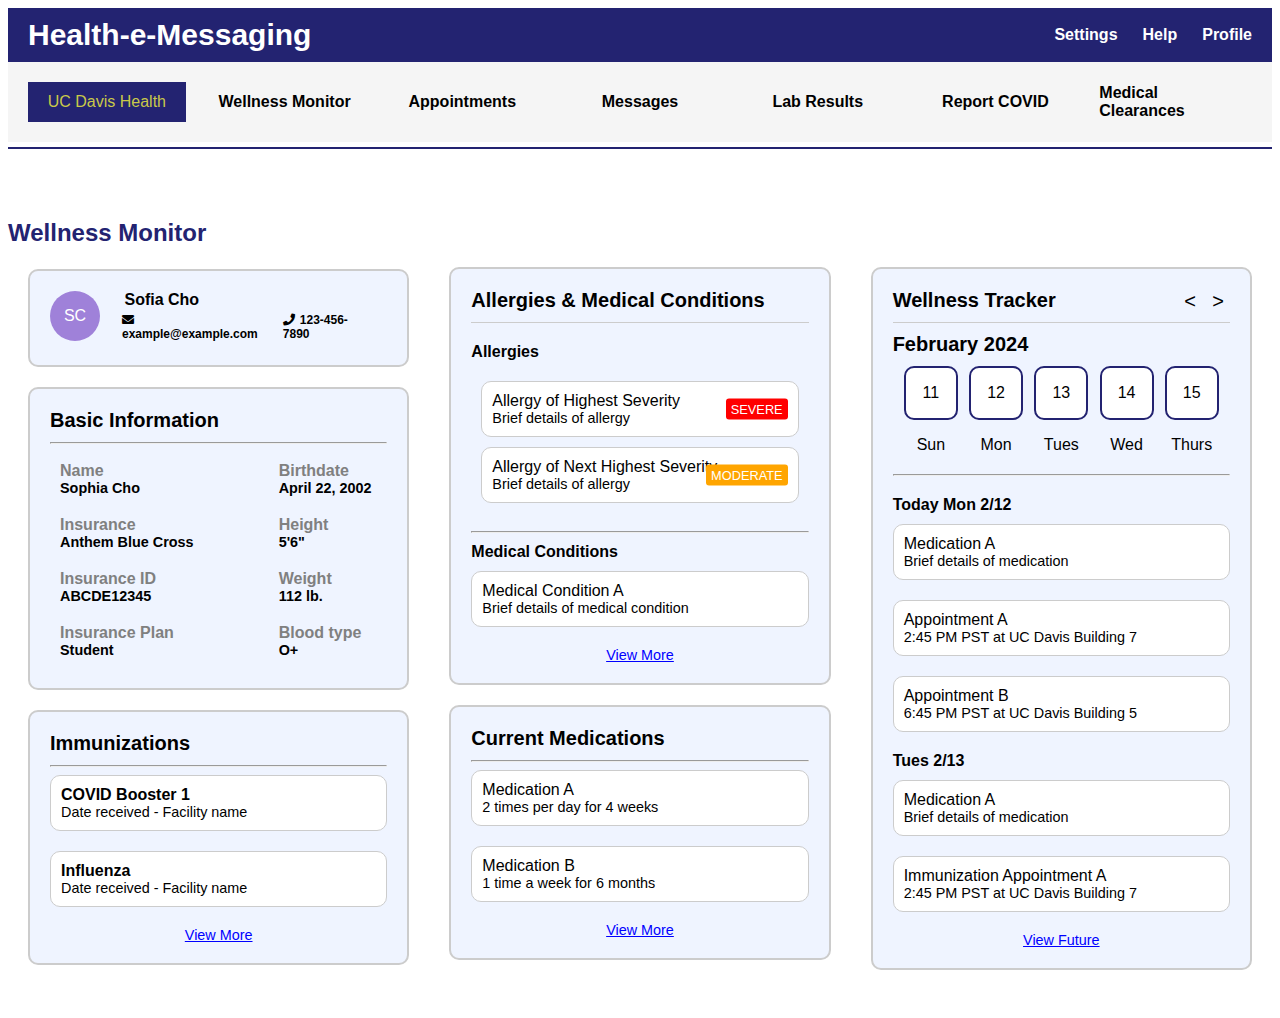
<file: wellness.html>
<!DOCTYPE html>
<html lang="en">
  <head>
     <meta charset="UTF-8" />
    <meta name="viewport" conent="width=device-width, initial-scale=1.0" />
    <title>Wellness Monitor</title>
    <link rel="stylesheet" href="style.css" />
    <link
      rel="stylesheet"
      href="https://cdnjs.cloudflare.com/ajax/libs/font-awesome/5.15.4/css/all.min.css"
     />
  </head>
  <body>
    <header class="header">
      <div class="header-content">
        <div class="logo">Health-e-Messaging</div>
        <div class="nav-links">
          <a href="#">Settings</a>
          <a href="#">Help</a>
          <a href="#">Profile</a>
        </div>
      </div>
    </header>
    <nav class="nav-header">
      <div class="nav-content">
        <div class="nav-box">UC Davis Health</div>
        <a class="header-links" href="#">Wellness Monitor</a>
        <a class="header-links" href="#">Appointments</a>
        <a class="header-links" href="#">Messages</a>
        <a class="header-links" href="#">Lab Results</a>
        <a class="header-links" href="#">Report COVID</a>
        <a class="header-links" href="#">Medical Clearances</a>
      </div>
    </nav>
    <div class="border"></div>
    <h1 class="title">Wellness Monitor</h1>
    <div class="container">
      <div class="column">
        <!-- Left Column -->
        <div class="box" style="margin-top: 52px">
          <button class="round-button">SC</button>
          <span class="button-text"><b>Sofia Cho</b></span>
          <div class="contact-details">
            <p><i class="fas fa-envelope"></i>example@example.com</p>
            <p><i class="fas fa-phone"></i>123-456-7890</p>
          </div>
          <div class="loggedin-details">
            <p id="last-login"></p>
          </div>
        </div>

        <div class="box">
          <div class="box-title">Basic Information</div>
          <hr />
          <div class="content">
            <div class="left">
              <span style="color: gray; font-weight: bold">Name</span>
              <div class="brief-details"><b>Sophia Cho</b></div>
            </div>
            <div class="right">
              <span style="color: gray; font-weight: bold">Birthdate</span>
              <div class="brief-details"><b>April 22, 2002</b></div>
            </div>
          </div>
          <div class="content">
            <div class="left">
              <span style="color: gray; font-weight: bold">Insurance</span>
              <div class="brief-details"><b>Anthem Blue Cross</b></div>
            </div>
            <div class="right">
              <span style="color: gray; font-weight: bold">Height</span>
              <div class="brief-details"><b>5'6"</b></div>
            </div>
          </div>
          <div class="content">
            <div class="left">
              <span style="color: gray; font-weight: bold">Insurance ID</span>
              <div class="brief-details"><b>ABCDE12345</b></div>
            </div>
            <div class="right">
              <span style="color: gray; font-weight: bold">Weight</span>
              <div class="brief-details"><b>112 lb.</b></div>
            </div>
          </div>
          <div class="content">
            <div class="left">
              <span style="color: gray; font-weight: bold">Insurance Plan</span>
              <div class="brief-details"><b>Student</b></div>
            </div>
            <div class="right">
              <span style="color: gray; font-weight: bold">Blood type</span>
              <div class="brief-details"><b>O+</b></div>
            </div>
          </div>
        </div>

        <div class="box">
          <div class="box-title">Immunizations</div>
          <hr />
          <!-- Line below Current Medications heading -->
          <!-- Sub-box for Medication A -->
          <div class="sub-box">
            <div><b>COVID Booster 1</b></div>
            <!-- Title -->
            <div class="brief-details">Date received - Facility name</div>
            <!-- Brief details -->
          </div>
          <!-- Sub-box for Medication B -->
          <div class="sub-box">
            <div><b>Influenza</b></div>
            <!-- Title -->
            <div class="brief-details">Date received - Facility name</div>
            <!-- Brief details -->
          </div>
          <!-- View More Button -->
          <a class="view-more openPopup" data-content="content1" >View More</a>
        </div>
      </div>
      <div class="column">
        <!-- Middle Column -->
        <div class="box" style="margin-top: 50px">
          <!-- Add margin-top for space -->
          <div class="box-title">Allergies & Medical Conditions</div>
          <div class="line"></div>
          <!-- Extended line -->
          <div class="box-heading">Allergies</div>
          <div class="allergy-box">
            <div class="severity-box">
              <div>Allergy of Highest Severity</div>
              <div class="severe">SEVERE</div>
              <div class="brief-details">Brief details of allergy</div>
            </div>
            <div class="severity-box">
              <div>Allergy of Next Highest Severity</div>
              <div class="moderate">MODERATE</div>
              <div class="brief-details">Brief details of allergy</div>
            </div>
          </div>
          <hr />
          <!-- Line below Allergies -->
          <div class="sub-heading">Medical Conditions</div>
          <!-- Subheading -->
          <div class="sub-box">
            <!-- Sub-box for Medical Condition A -->
            <div>Medical Condition A</div>
            <!-- Title -->
            <div class="brief-details">Brief details of medical condition</div>
            <!-- Brief details -->
          </div>
          <!-- View More Button -->
          <a class="view-more openPopup" data-content="content2">View More</a>
        </div>
        <!-- New Main Box for Current Medications -->
        <div class="box">
          <div class="box-title">Current Medications</div>
          <hr />
          <!-- Line below Current Medications heading -->
          <!-- Sub-box for Medication A -->
          <div class="sub-box">
            <div>Medication A</div>
            <!-- Title -->
            <div class="brief-details">2 times per day for 4 weeks</div>
            <!-- Brief details -->
          </div>
          <!-- Sub-box for Medication B -->
          <div class="sub-box">
            <div>Medication B</div>
            <!-- Title -->
            <div class="brief-details">1 time a week for 6 months</div>
            <!-- Brief details -->
          </div>
          <!-- View More Button -->
          <a class="view-more openPopup" data-content="content3">View More</a>
        </div>
      </div>
      <div class="column">
        <!-- Right Column -->
        <div class="box" style="margin-top: 50px">
          <div class = "caldenderinfo">
            <div class="box-title">Wellness Tracker</div>
            <div class = "arrows">
              <button><</button>
              <button>></button>
            </div>
          </div>
          <div class="line"></div>
          <div class="box-title">February 2024</div>
          <div class = "days">
            <div class = "day">
              <div>11</div>
              <p>Sun</p>
            </div>
            <div class = "day">
              <div>12</div>
              <p>Mon</p>
            </div>
            <div class = "day">
              <div>13</div>
              <p>Tues</p>
            </div>
            <div class = "day">
              <div>14</div>
              <p>Wed</p>
            </div>
            <div class = "day">
              <div>15</div>
              <p>Thurs</p>
            </div>
          </div>
          <hr />
          <div class="box-heading">Today Mon 2/12</div>
          <div class="sub-box">
            <div>Medication A</div>
            <!-- Title -->
            <div class="brief-details">Brief details of medication</div>
            <!-- Brief details -->
          </div>
          <div class="sub-box">
            <div>Appointment A</div>
            <!-- Title -->
            <div class="brief-details">2:45 PM PST at UC Davis Building 7</div>
            <!-- Brief details -->
          </div>
          <div class="sub-box">
            <div>Appointment B</div>
            <!-- Title -->
            <div class="brief-details">6:45 PM PST at UC Davis Building 5</div>
            <!-- Brief details -->
          </div>
          <div class="box-heading">Tues 2/13</div>
          <div class="sub-box">
            <div>Medication A</div>
            <!-- Title -->
            <div class="brief-details">Brief details of medication</div>
            <!-- Brief details -->
          </div>
          <div class="sub-box">
            <div>Immunization Appointment A</div>
            <!-- Title -->
            <div class="brief-details">2:45 PM PST at UC Davis Building 7</div>
            <!-- Brief details -->
          </div>
          <a class="view-more openPopup" data-content="content5">View Future</a>
        </div>
        <!-- Add your content here -->
      </div>
    </div>

<!-- pop ups go here -->

<div id="popupWrapper">
  <div class="popupContent" id="content1">
    <span class="closePopup">&times;</span>
    <div class="box-title">Immunizations</div>
    <hr />
      <div class="column">

        <div class="allergy-box">
          <div class="box-title">Immunization</div>
          <div class="severity-box">
            <div>COVID Vaccine</div>
            <div class="brief-details">Received 10/23/2024</div>
          </div>
          <div class="severity-box">
            <div>Influenza</div>
            <div class="brief-details">Received 10/23/2024</div>
          </div>
          <div class="severity-box">
            <div>Covid Booster</div>
            <div class="brief-details">Received 10/23/2024</div>
          </div>
        </div>

      </div>


  </div>

  <div class="popupContent" id="content2">
    <span class="closePopup">&times;</span>
    <div class="box-title">Allergies & Medical Conditions</div>
    <hr />
    <div class="container">
      <div class="column">

        <div class="allergy-box">
          <div class="box-title">Allergies</div>
          <div class="severity-box">
            <div>Allergy of Highest Severity</div>
            <div class="severe">SEVERE</div>
            <div class="brief-details">Brief details of allergy</div>
          </div>
          <div class="severity-box">
            <div>Allergy of Next Highest Severity</div>
            <div class="moderate">MODERATE</div>
            <div class="brief-details">Brief details of allergy</div>
          </div>
          <div class="severity-box">
            <div>Allergy of Next Highest Severity</div>
            <div class="mild">MODERATE</div>
            <div class="brief-details">Brief details of allergy</div>
          </div>
          <div class="severity-box">
            <div>Allergy of Next Highest Severity</div>
            <div class="mild">MODERATE</div>
            <div class="brief-details">Brief details of allergy</div>
          </div>
        </div>

      </div>
      <div class="column">
        <div class="box-title">Medical Conditions</div>
        <div class="sub-box">
          <!-- Sub-box for Medical Condition A -->
          <div>Medical Condition A</div>
          <!-- Title -->
          <div class="brief-details">Brief details of medical condition</div>
          <!-- Brief details -->
        </div>
        <div class="sub-box">
          <!-- Sub-box for Medical Condition A -->
          <div>Medical Condition B</div>
          <!-- Title -->
          <div class="brief-details">Brief details of medical condition</div>
          <!-- Brief details -->
        </div>
        <div class="sub-box">
          <!-- Sub-box for Medical Condition A -->
          <div>Medical Condition C</div>
          <!-- Title -->
          <div class="brief-details">Brief details of medical condition</div>
          <!-- Brief details -->
        </div>
        <div class="sub-box">
          <!-- Sub-box for Medical Condition A -->
          <div>Medical Condition D</div>
          <!-- Title -->
          <div class="brief-details">Brief details of medical condition</div>
          <!-- Brief details -->
        </div>
        <div class="sub-box">
          <!-- Sub-box for Medical Condition A -->
          <div>Medical Condition E</div>
          <!-- Title -->
          <div class="brief-details">Brief details of medical condition</div>
          <!-- Brief details -->
        </div>
      </div>
    </div>
  </div>

  <div class="popupContent" id="content3">
    <span class="closePopup">&times;</span>


    <div class="box-title">Medications</div>
    <hr />
    <div class="container">
      <div class="column">

        <div class="allergy-box">
          <div class="box-title">Medication</div>
          <div class="severity-box">
            <div>Medication A</div>
            <div class="brief-details" style = "color: transparent">info</div>
          </div>
          <div class="severity-box">
            <div>Medication B</div>
            <div class="brief-details" style = "color: transparent">info</div>
          </div>
          <div class="severity-box">
            <div>Medication C</div>
            <div class="brief-details" style = "color: transparent">info</div>
          </div>
          <div class="severity-box">
            <div>Medication D</div>
            <div class="brief-details" style = "color: transparent">info</div>
          </div>
        </div>

      </div>
      <div class="column">
        <div class="box-title">Frequency & Duration</div>
        <div class="sub-box">
          <!-- Sub-box for Medical Condition A -->
          <div>2 Time per day</div>
          <!-- Title -->
          <div class="brief-details">4 weeks</div>
          <!-- Brief details -->
        </div>
        <div class="sub-box">
          <!-- Sub-box for Medical Condition A -->
          <div>1 Time Per Week</div>
          <!-- Title -->
          <div class="brief-details">6 months</div>
          <!-- Brief details -->
        </div>
        <div class="sub-box">
          <!-- Sub-box for Medical Condition A -->
          <div>1 Time Per Month</div>
          <!-- Title -->
          <div class="brief-details">6 moths</div>
          <!-- Brief details -->
        </div>
        <div class="sub-box">
          <!-- Sub-box for Medical Condition A -->
          <div>1 Time Per Day</div>
          <!-- Title -->
          <div class="brief-details">1 Week</div>
          <!-- Brief details -->
        </div>
      </div>
    </div>

  </div>

  <div class="popupContent" id="content5">
    <span class="closePopup">&times;</span>
    <div class = "caldenderinfo" style="margin-right: 40px;">
      <div class="box-title">Wellness Tracker</div>
      <div class = "arrows">
        <button><</button>
        <button>></button>
      </div>
    </div>
    <hr />


    <div class = "days">
      <div class = "day">
        <div>11</div>
        <p>Sun</p>
      </div>
      <div class = "day">
        <div>12</div>
        <p>Mon</p>
      </div>
      <div class = "day">
        <div>13</div>
        <p>Tues</p>
      </div>
      <div class = "day">
        <div>14</div>
        <p>Wed</p>
      </div>
      <div class = "day">
        <div>15</div>
        <p>Thurs</p>
      </div>
      <div class = "day">
        <div>16</div>
        <p>Fri</p>
      </div>
      <div class = "day">
        <div>17</div>
        <p>Thurs</p>
      </div>
    </div>

    <div class="box-heading" style="padding-top: 30px;">Today Mon 2/12</div>
          <div class="sub-box">
            <div>Medication A</div>
            <!-- Title -->
            <div class="brief-details">Brief details of medication</div>
            <!-- Brief details -->
          </div>
          <div class="sub-box">
            <div>Appointment A</div>
            <!-- Title -->
            <div class="brief-details">2:45 PM PST at UC Davis Building 7</div>
            <!-- Brief details -->
          </div>
          <div class="sub-box">
            <div>Appointment B</div>
            <!-- Title -->
            <div class="brief-details">6:45 PM PST at UC Davis Building 5</div>
            <!-- Brief details -->
          </div>
  </div>
  
</div>

  </body>
  <script src="popup.js"></script>
</html>
</file>
<file: style.css>
html{
    font-family: Calibri,  sans-serif;
  }
  .header {
    background-color: rgb(35, 35, 113);
    color: #fff;
    padding: 10px 20px;
  }
  
  .nav-header {
    background-color: whitesmoke;
    color: black;
    padding: 20px;
    height: 40px;
  }
  .border {
    padding: 5px 0px 0px 0px;
    border-bottom: 2px solid rgb(35, 35, 113);
  }
  
  .header-content {
    display: flex;
    justify-content: space-between;
    align-items: center;
  }
  .logo {
    font-size: 30px;
    font-weight: bold;
  }
  .nav-content {
    display: flex;
    align-items: center;
    gap: 20px;
  }
  .nav-links {
    display: flex;
    gap: 25px;
  }
  
  .nav-links a {
    color: #fff;
    text-decoration: none;
    font-weight: bold;
  }
  
  .nav-box {
    background-color: rgb(35, 35, 113);
    height: 30px;
    width: 150px;
    padding: 5px;
    border-radius: 0px;
    display: flex;
    justify-content: center;
    align-items: center;
    color: rgb(201, 201, 73);
  }
  
  .nav-content a {
    color: black;
    text-decoration: none;
    font-weight: bold;
    padding: 5px;
    border-radius: 50px;
    transition: background-color 0.3s ease;
    height: 30px;
    width: 150px;
    display: flex;
    align-items: center;
    justify-content: center;
  }
  .nav-content a:hover {
    background-color: #eff4ff;
    border: 2px solid lightblue;
    color: rgb(35, 35, 113);
  }
  
  .title {
    margin-top: 70px;
    margin-bottom: -50px;
    text-align: left;
    color: rgb(35, 35, 113);
    font-size: 24px;
    font-weight: bold;
    font-family: Calibri, sans-serif;
  }
  
  .container {
    display: flex;
    flex-direction: row;
    justify-content: space-around;
  }
  .column {
    flex: 1;
    padding: 20px;
  }
  
  .content {
    padding: 10px;
    display: flex;
    justify-content: space-between;
  }
  
  .round-button {
    border-radius: 50%; /* Make the button round */
    width: 50px; /* Set the width of the button */
    height: 50px; /* Set the height of the button */
    background-color: #9f81d9;
    color: white; /* Set the text color of the button */
    border: none; /* Remove the border */
    text-align: center; /* Center the text horizontally */
    text-decoration: none; /* Remove underlines from the text */
    display: inline-block; /* Make sure the button behaves like a block element */
    font-size: 16px; /* Set the font size of the text */
    cursor: pointer; /* Add a pointer cursor on hover */
  }
  
  .button-text {
    font-size: 16px;
    /* margin-bottom: 5px; */
    vertical-align: top;
    margin-left: 20px;
  }
  
  .contact-info {
    margin-top: 10px; /* Add margin for spacing */
  }
  
  .contact-details {
    display: flex; /* Use flexbox to make the items side by side */
    font-size: 12px;
    margin-left: 72px;
    margin-top: -40px;
    font-weight: bold;
  }
  
  .contact-details p {
    margin-right: 20px; /* Add margin between email and phone number */
  }
  
  .loggedin-details {
    font-size: 12px;
    margin-left: 72px;
    margin-top: -20px;
    margin-bottom: -20px;
    color: gray; /* Set the text color to gray */
    font-weight: bold;
    /* margin-right: 20px; */
  }
  
  .contact-details p i {
    margin-right: 5px; /* Add margin between icon and text */
  }
  
  .left {
    /* text-align: left; */
    width: 50%; /* Adjust width as needed */
    margin-right: 20px;
  }
  
  .right {
    /* text-align: right;  */
    width: 50%; /* Adjust width as needed */
    margin-right: -60px;
  }
  .box {
    border: 2px solid #ccc;
    border-radius: 10px;
    padding: 20px;
    margin-bottom: 20px;
    background-color: #eff4ff; /* Updated main box color */
    position: relative; /* Add position relative for absolute positioning */
    font-family: Calibri, sans-serif;
  }
  .box-title {
    font-weight: bold;
    font-size: 20px;
    margin-bottom: 10px;
  }
  .line {
    border-top: 1px solid #ccc;
    margin-bottom: 10px;
    width: 100%; /* Extend line across the box */
  }
  .tab {
    margin-bottom: 10px;
  }
  .tab-box {
    margin-bottom: 10px;
  }
  .allergy-box {
    padding: 10px;
  }
  .severity-box {
    border: 1px solid #ccc;
    border-radius: 10px;
    padding: 10px;
    margin-bottom: 10px;
    background-color: white;
    position: relative;
  }
  .severe,
  .moderate, .mild {
    padding: 3px 5px;
    border-radius: 3px;
    font-size: 0.8em;
    position: absolute;
    top: 50%;
    right: 10px;
    transform: translateY(-50%);
  }
  .severe {
    background-color: red;
    color: white;
  }
  .moderate {
    background-color: orange;
    color: white;
  }
  .mild{
    color: white;
    background-color: #CDB232;
  }
  .brief-details {
    font-size: 0.9em;
  }
  .box-heading {
    margin-top: 20px; /* Add space above the heading */
    margin-bottom: 10px; /* Reduce space below the heading */
    font-weight: bold; /* Make heading bold */
  }
  .sub-heading {
    font-weight: bold; /* Make subheading bold */
    margin-top: 10px; /* Add space above the subheading */
    margin-bottom: 10px; /* Add space below the subheading */
  }
  .sub-box {
    background-color: white; /* Set background color */
    border-radius: 10px;
    padding: 10px; /* Add padding */
    margin-bottom: 20px; /* Add space below the sub-box */
    position: relative;
    border: 1px solid #ccc;
  }
  .view-more {
    display: flex;
    justify-content: center;
    font-size: 0.9em; /* Smaller font size */
    margin-top: 10px; /* Add some margin at the top */
    color: blue; /* Blue text color */
    text-decoration: underline; /* Add underline */
  }
  
  .caldenderinfo{
    display: flex;
    flex-direction: row;
    justify-content: space-between;
  }
  
  .arrows button{
    border: none;
    background-color: transparent;
    font-size: 20px;
  }
  
  .days{
    display: flex;
    justify-content: space-evenly;
  }
  
  .day{
    height: 100px;
  }
  
  .day div{
    display: flex;
    border-radius: 10px;
    justify-content: center;
    align-items: center;
    border: 2px solid rgb(35, 35, 113);
    width: 50px;
    height: 50px;
    background-color: white;
  }
  
  .day p{
    text-align: center;
  }
  
  /* popup css */
  #popupWrapper {
    display: none;
    position: fixed;
    top: 0;
    left: 0;
    width: 100%;
    height: 100%;
    background-color: rgba(0, 0, 0, 0.5); /* Greyed out background */
    z-index: 999; /* Ensure popup is on top */
  }
  
  .popupContent {
    position: absolute;
    top: 50%;
    left: 50%;
    transform: translate(-50%, -50%);
    background-color: white;
    padding: 20px;
    border-radius: 5px;
  }
  
  
  
  .closePopup {
    position: absolute;
    top: 10px;
    right: 10px;
    font-size: 30px;
    cursor: pointer;
  }
  
  
  #content1, #content2, #content3, #content5{
    width: 50%;
  }
  
  .popupContent .days{
    font-size: 25px;  
  }
  
  .popupContent .day div{
    height: 70px;
    width: 70px;
  }
</file>
